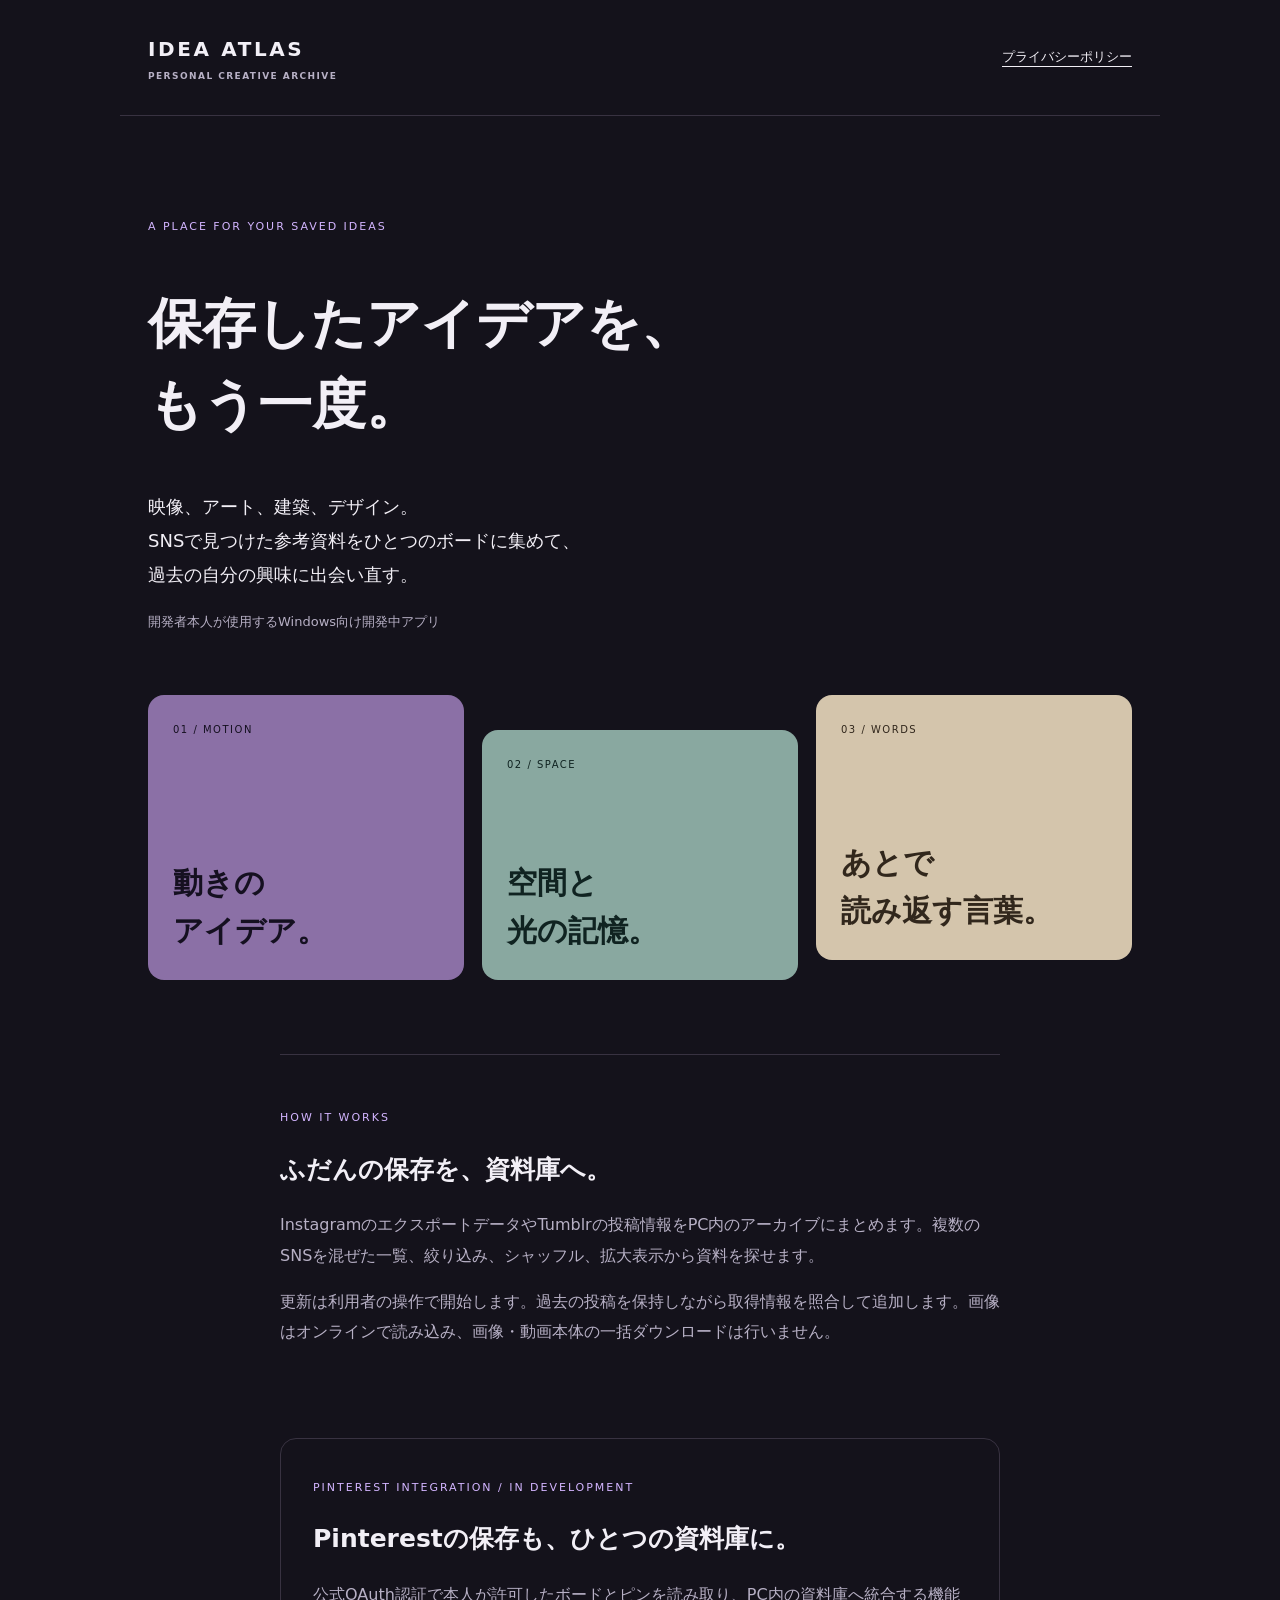
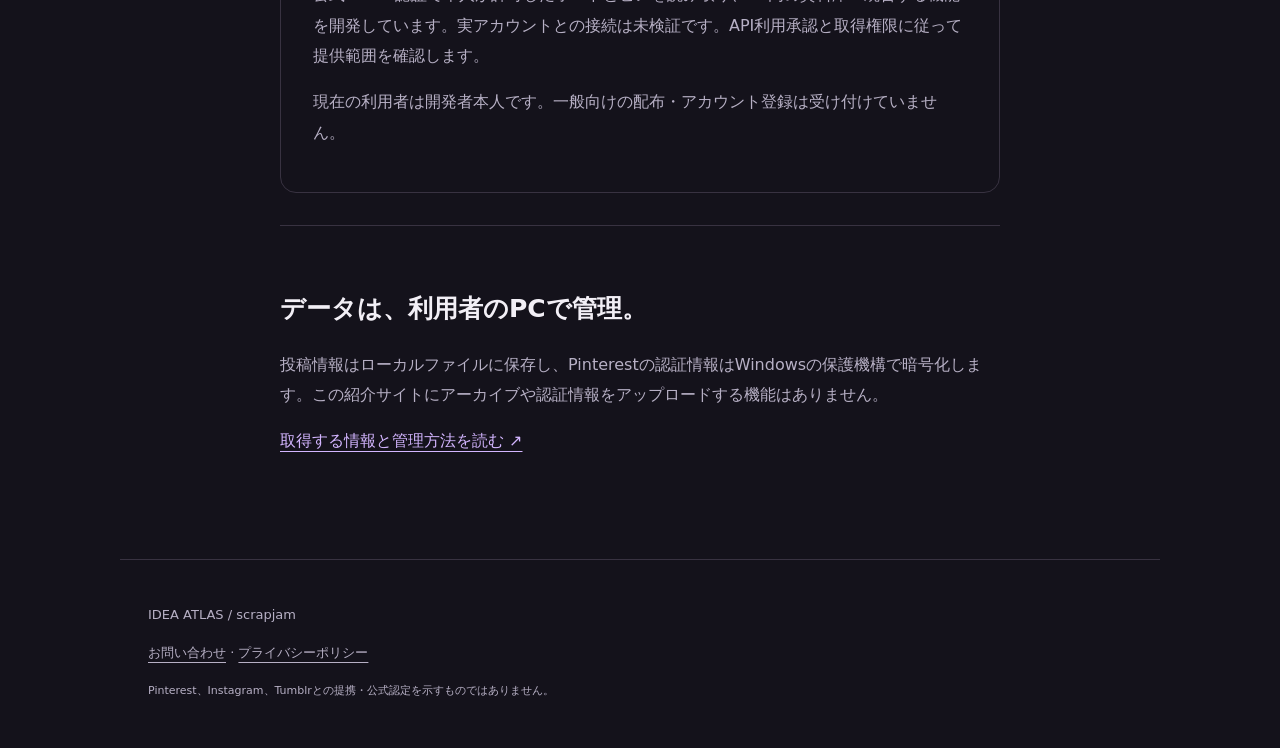
<file: index.html>
<!doctype html><html lang="ja"><head><meta charset="utf-8"><meta name="viewport" content="width=device-width,initial-scale=1"><title>IDEA ATLAS — 保存したアイデアを、もう一度。</title><meta name="description" content="SNSで保存した資料を再発見する個人用ビジュアルアーカイブ。"><link rel="stylesheet" href="style.css"></head><body><header><a class="brand" href="index.html">IDEA ATLAS<span>PERSONAL CREATIVE ARCHIVE</span></a><a href="privacy.html">プライバシーポリシー</a></header><main><section class="hero"><p class="eyebrow">A PLACE FOR YOUR SAVED IDEAS</p><h1>保存したアイデアを、<br>もう一度。</h1><p class="intro">映像、アート、建築、デザイン。<br>SNSで見つけた参考資料をひとつのボードに集めて、<br>過去の自分の興味に出会い直す。</p><div class="status">開発者本人が使用するWindows向け開発中アプリ</div></section><section class="board" aria-label="資料庫のイメージ。実際の投稿ではありません。"><div class="sample violet"><span>01 / MOTION</span><b>動きの<br>アイデア。</b></div><div class="sample mint"><span>02 / SPACE</span><b>空間と<br>光の記憶。</b></div><div class="sample paper"><span>03 / WORDS</span><b>あとで<br>読み返す言葉。</b></div></section><section class="copy"><p class="eyebrow">HOW IT WORKS</p><h2>ふだんの保存を、資料庫へ。</h2><p>InstagramのエクスポートデータやTumblrの投稿情報をPC内のアーカイブにまとめます。複数のSNSを混ぜた一覧、絞り込み、シャッフル、拡大表示から資料を探せます。</p><p>更新は利用者の操作で開始します。過去の投稿を保持しながら取得情報を照合して追加します。画像はオンラインで読み込み、画像・動画本体の一括ダウンロードは行いません。</p></section><section class="copy inset"><p class="eyebrow">PINTEREST INTEGRATION / IN DEVELOPMENT</p><h2>Pinterestの保存も、ひとつの資料庫に。</h2><p>公式OAuth認証で本人が許可したボードとピンを読み取り、PC内の資料庫へ統合する機能を開発しています。実アカウントとの接続は未検証です。API利用承認と取得権限に従って提供範囲を確認します。</p><p>現在の利用者は開発者本人です。一般向けの配布・アカウント登録は受け付けていません。</p></section><section class="copy"><h2>データは、利用者のPCで管理。</h2><p>投稿情報はローカルファイルに保存し、Pinterestの認証情報はWindowsの保護機構で暗号化します。この紹介サイトにアーカイブや認証情報をアップロードする機能はありません。</p><a class="textlink" href="privacy.html">取得する情報と管理方法を読む ↗</a></section></main><footer><p>IDEA ATLAS / scrapjam</p><p><a href="https://github.com/hachimitsu29/idea-atlas-site/issues">お問い合わせ</a> · <a href="privacy.html">プライバシーポリシー</a></p><small>Pinterest、Instagram、Tumblrとの提携・公式認定を示すものではありません。</small></footer></body></html>
</file>
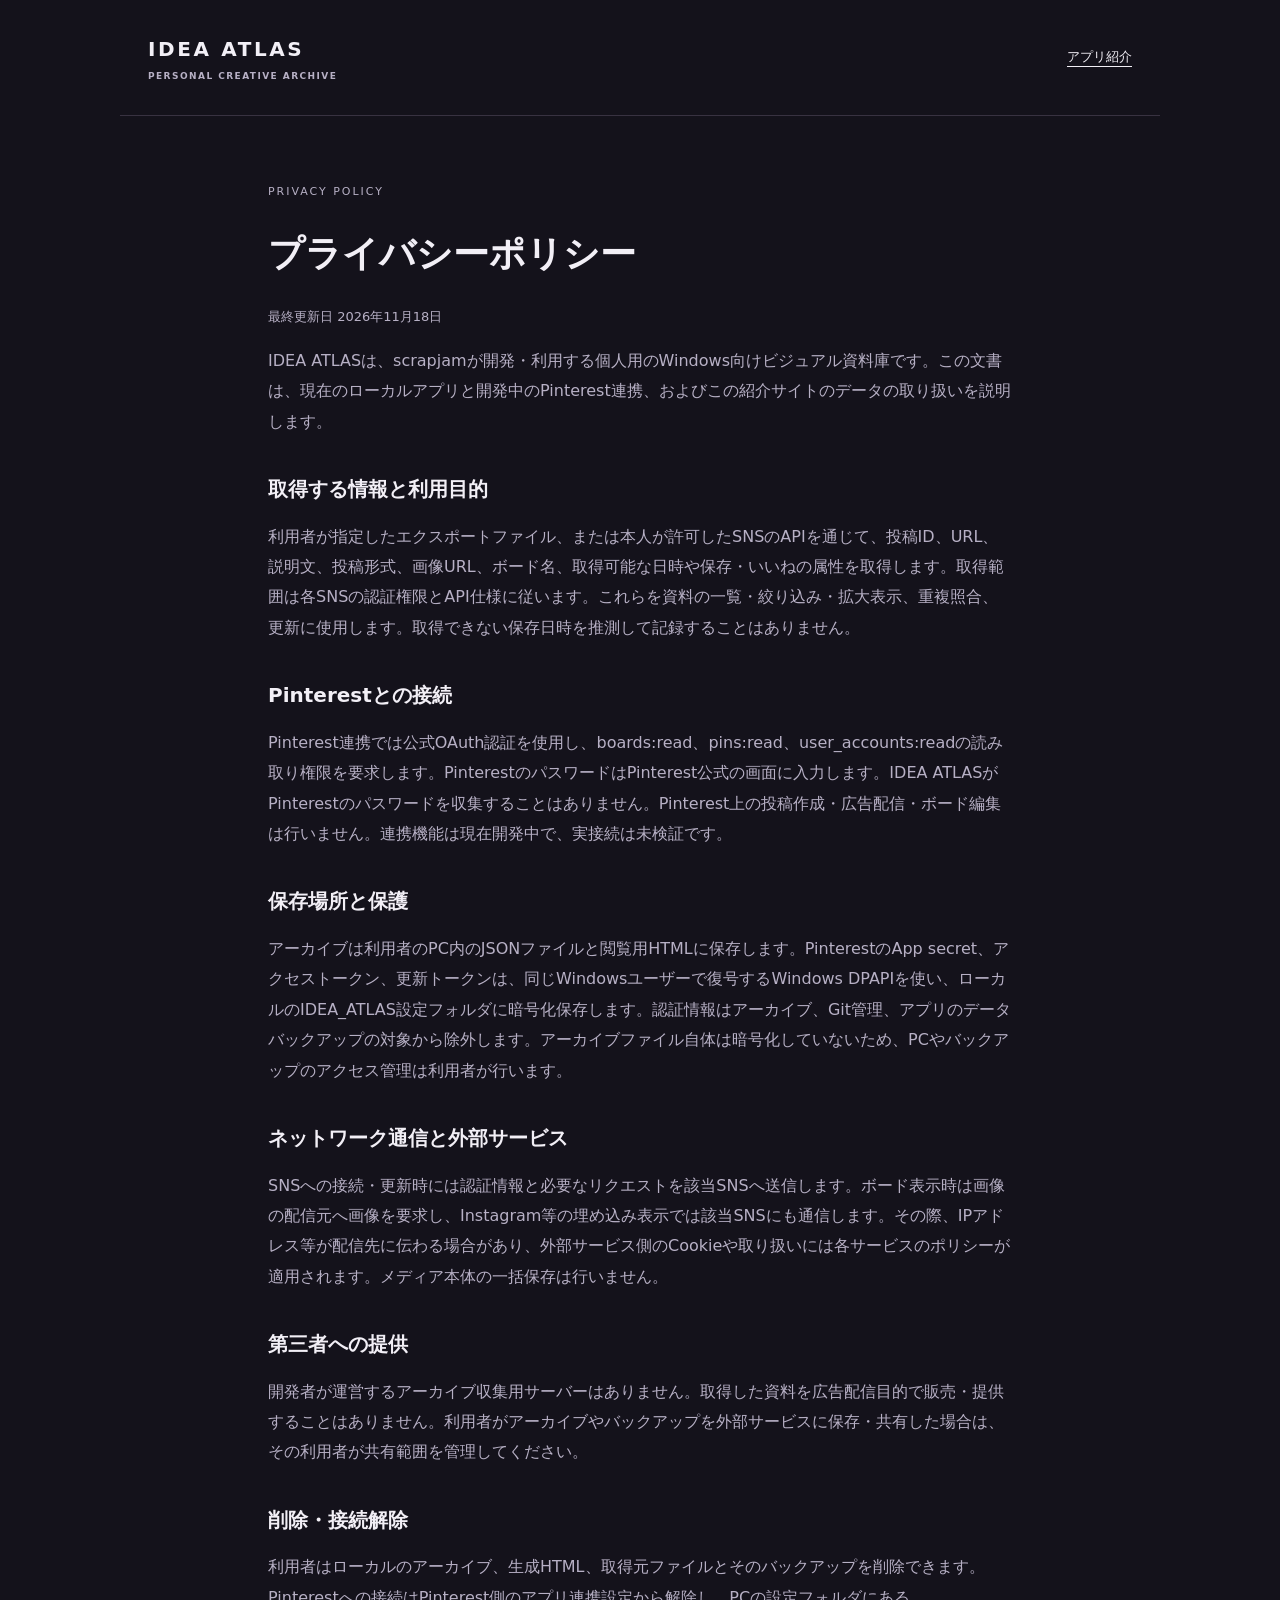
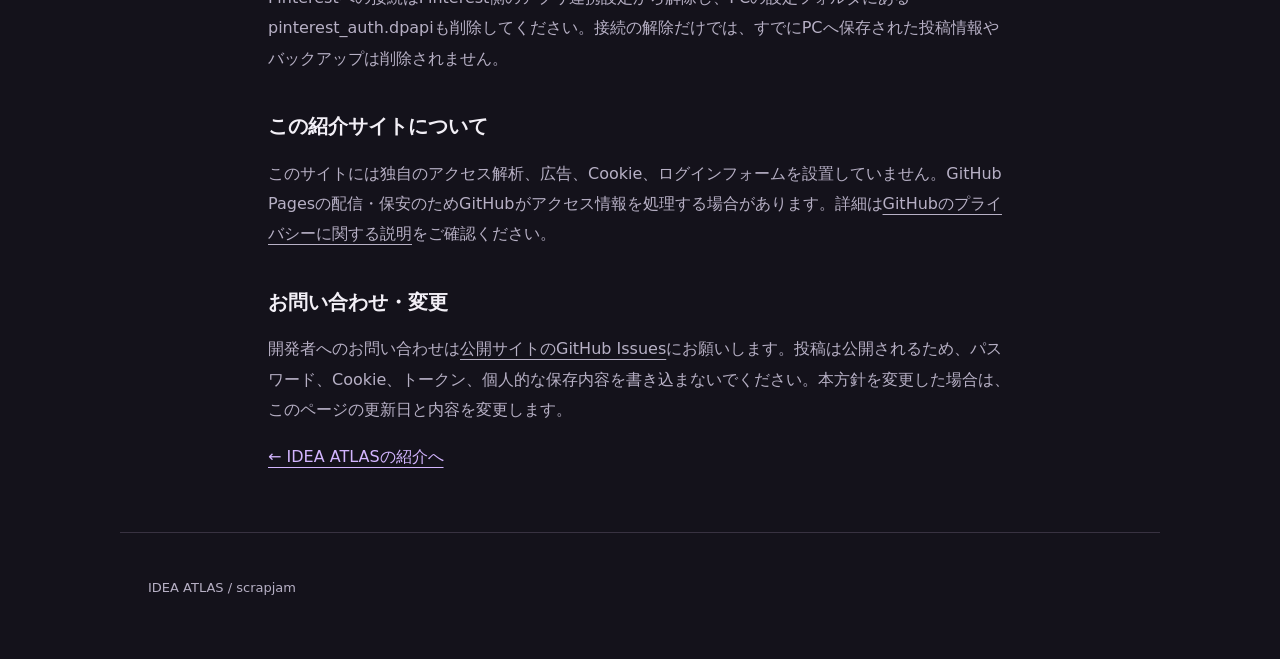
<file: privacy.html>
<!doctype html><html lang="ja"><head><meta charset="utf-8"><meta name="viewport" content="width=device-width,initial-scale=1"><title>プライバシーポリシー — IDEA ATLAS</title><link rel="stylesheet" href="style.css"></head><body><header><a class="brand" href="index.html">IDEA ATLAS<span>PERSONAL CREATIVE ARCHIVE</span></a><a href="index.html">アプリ紹介</a></header><main class="policy"><p class="eyebrow">PRIVACY POLICY</p><h1>プライバシーポリシー</h1><p class="muted">最終更新日 2026年11月18日</p><p>IDEA ATLASは、scrapjamが開発・利用する個人用のWindows向けビジュアル資料庫です。この文書は、現在のローカルアプリと開発中のPinterest連携、およびこの紹介サイトのデータの取り扱いを説明します。</p><h2>取得する情報と利用目的</h2><p>利用者が指定したエクスポートファイル、または本人が許可したSNSのAPIを通じて、投稿ID、URL、説明文、投稿形式、画像URL、ボード名、取得可能な日時や保存・いいねの属性を取得します。取得範囲は各SNSの認証権限とAPI仕様に従います。これらを資料の一覧・絞り込み・拡大表示、重複照合、更新に使用します。取得できない保存日時を推測して記録することはありません。</p><h2>Pinterestとの接続</h2><p>Pinterest連携では公式OAuth認証を使用し、boards:read、pins:read、user_accounts:readの読み取り権限を要求します。PinterestのパスワードはPinterest公式の画面に入力します。IDEA ATLASがPinterestのパスワードを収集することはありません。Pinterest上の投稿作成・広告配信・ボード編集は行いません。連携機能は現在開発中で、実接続は未検証です。</p><h2>保存場所と保護</h2><p>アーカイブは利用者のPC内のJSONファイルと閲覧用HTMLに保存します。PinterestのApp secret、アクセストークン、更新トークンは、同じWindowsユーザーで復号するWindows DPAPIを使い、ローカルのIDEA_ATLAS設定フォルダに暗号化保存します。認証情報はアーカイブ、Git管理、アプリのデータバックアップの対象から除外します。アーカイブファイル自体は暗号化していないため、PCやバックアップのアクセス管理は利用者が行います。</p><h2>ネットワーク通信と外部サービス</h2><p>SNSへの接続・更新時には認証情報と必要なリクエストを該当SNSへ送信します。ボード表示時は画像の配信元へ画像を要求し、Instagram等の埋め込み表示では該当SNSにも通信します。その際、IPアドレス等が配信先に伝わる場合があり、外部サービス側のCookieや取り扱いには各サービスのポリシーが適用されます。メディア本体の一括保存は行いません。</p><h2>第三者への提供</h2><p>開発者が運営するアーカイブ収集用サーバーはありません。取得した資料を広告配信目的で販売・提供することはありません。利用者がアーカイブやバックアップを外部サービスに保存・共有した場合は、その利用者が共有範囲を管理してください。</p><h2>削除・接続解除</h2><p>利用者はローカルのアーカイブ、生成HTML、取得元ファイルとそのバックアップを削除できます。Pinterestへの接続はPinterest側のアプリ連携設定から解除し、PCの設定フォルダにあるpinterest_auth.dpapiも削除してください。接続の解除だけでは、すでにPCへ保存された投稿情報やバックアップは削除されません。</p><h2>この紹介サイトについて</h2><p>このサイトには独自のアクセス解析、広告、Cookie、ログインフォームを設置していません。GitHub Pagesの配信・保安のためGitHubがアクセス情報を処理する場合があります。詳細は<a href="https://docs.github.com/en/site-policy/privacy-policies/github-general-privacy-statement">GitHubのプライバシーに関する説明</a>をご確認ください。</p><h2>お問い合わせ・変更</h2><p>開発者へのお問い合わせは<a href="https://github.com/hachimitsu29/idea-atlas-site/issues">公開サイトのGitHub Issues</a>にお願いします。投稿は公開されるため、パスワード、Cookie、トークン、個人的な保存内容を書き込まないでください。本方針を変更した場合は、このページの更新日と内容を変更します。</p><p><a class="textlink" href="index.html">← IDEA ATLASの紹介へ</a></p></main><footer><p>IDEA ATLAS / scrapjam</p></footer></body></html>
</file>
<file: style.css>
:root{color-scheme:dark;--bg:#14121b;--text:#f2eff6;--muted:#b7b0c5;--line:#383241;--accent:#d3b5ff}*{box-sizing:border-box}body{margin:0;background:var(--bg);color:var(--text);font:16px/1.9 system-ui,-apple-system,"Segoe UI","Yu Gothic",sans-serif}a{color:inherit;text-underline-offset:5px}a:hover{color:var(--accent)}a:focus-visible{outline:2px solid var(--accent);outline-offset:5px}header,main,footer{max-width:1040px;margin:auto}header{display:flex;justify-content:space-between;align-items:center;gap:24px;padding:30px 28px;border-bottom:1px solid var(--line)}header>a:last-child{font-size:13px}.brand{font-size:20px;letter-spacing:.13em;font-weight:700;text-decoration:none}.brand span{display:block;font-size:9px;letter-spacing:.16em;color:var(--muted)}main{padding:0 28px}.hero{padding:90px 0 60px}.eyebrow{font-size:11px;letter-spacing:.18em;color:var(--accent)}h1{font-size:54px;line-height:1.5}.intro{font-size:18px}.status{color:var(--muted);font-size:13px}.board{display:flex;gap:18px;margin:0 0 74px}.sample{flex:1;min-height:250px;border-radius:16px;padding:25px;display:flex;flex-direction:column;justify-content:space-between}.sample span{font-size:10px;letter-spacing:.15em}.sample b{font-size:30px;line-height:1.6}.violet{background:#8b70a6;color:#151020}.mint{background:#89a8a0;color:#102321;margin-top:35px}.paper{background:#d4c5ac;color:#31271c;margin-bottom:20px}.copy{max-width:720px;margin:0 auto;padding:42px 0;border-top:1px solid var(--line)}h2{font-size:25px;line-height:1.6}.copy p:not(.eyebrow),.policy p{color:var(--muted)}.inset{border:1px solid var(--line);border-radius:16px;padding:28px 32px;margin-top:32px;margin-bottom:32px}.textlink{color:var(--accent)}footer{margin-top:60px;border-top:1px solid var(--line);padding:30px 28px 45px;color:var(--muted);font-size:13px}footer small{font-size:11px}.policy{max-width:800px;padding-top:55px}.policy h1{font-size:36px}.policy h2{margin-top:36px;font-size:20px}.muted{font-size:13px}@media(max-width:600px){header{align-items:flex-start;padding:22px 20px;gap:15px}.brand{font-size:16px}header>a:last-child{font-size:11px}main{padding:0 20px}.hero{padding:55px 0 40px}h1{font-size:34px}.board{gap:9px;margin-bottom:35px}.sample{padding:13px;min-height:190px;border-radius:10px}.sample span{font-size:8px}.sample b{font-size:17px}.intro{font-size:16px}.inset{padding:20px}.copy{padding-top:28px;padding-bottom:28px}h2{font-size:21px}.policy h1{font-size:28px}}
</file>
